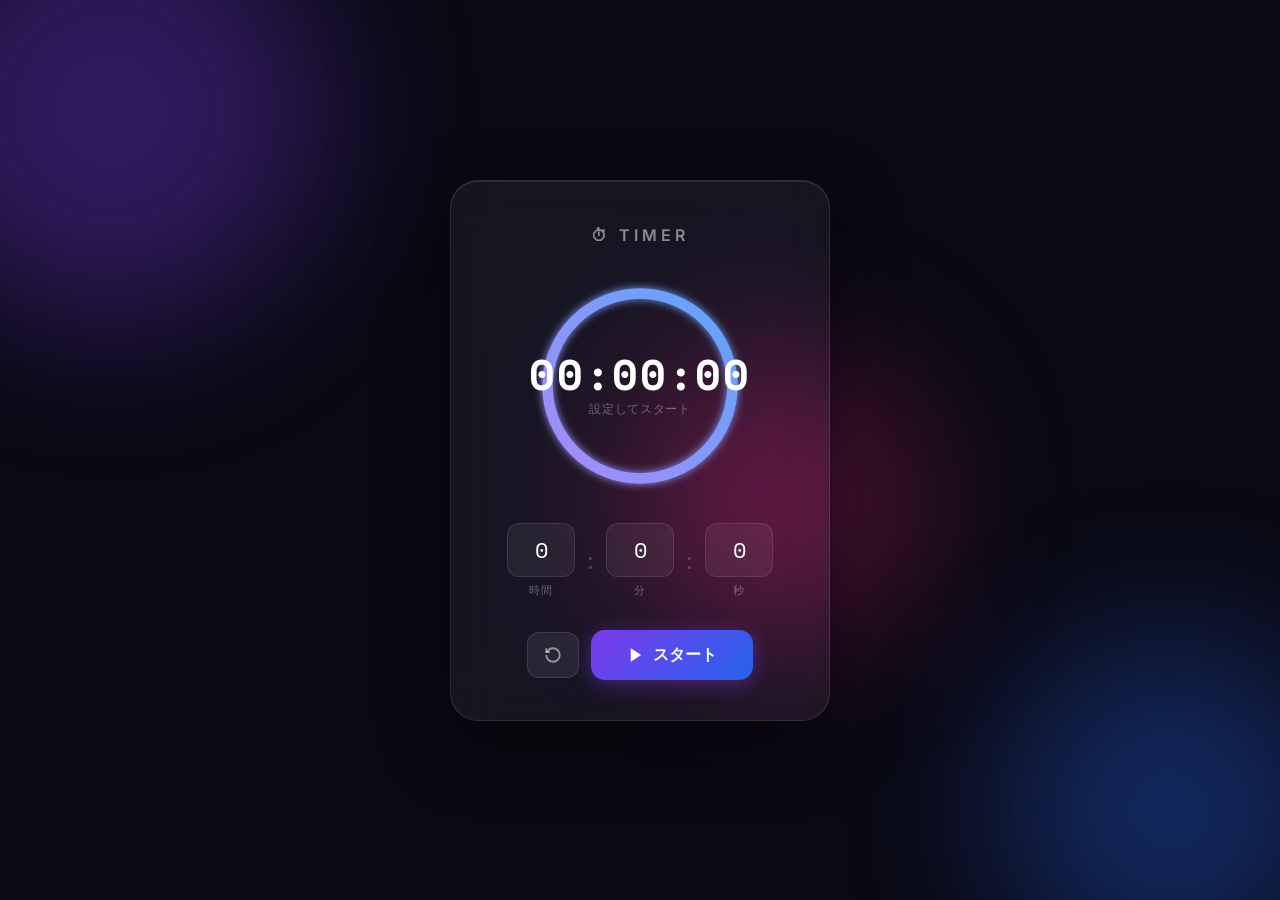
<file: index.html>
<!DOCTYPE html>
<html lang="ja">
<head>
  <meta charset="UTF-8">
  <meta name="viewport" content="width=device-width, initial-scale=1.0">
  <title>Simple Timer</title>
  <link rel="preconnect" href="https://fonts.googleapis.com">
  <link rel="preconnect" href="https://fonts.gstatic.com" crossorigin>
  <link href="https://fonts.googleapis.com/css2?family=Inter:wght@300;400;600;700&family=Space+Mono:wght@400;700&display=swap" rel="stylesheet">
  <link rel="stylesheet" href="style.css">
</head>
<body>
  <div class="bg-orbs">
    <div class="orb orb1"></div>
    <div class="orb orb2"></div>
    <div class="orb orb3"></div>
  </div>

  <div class="container glass">
    <h1><span class="icon">⏱</span> Timer</h1>

    <div class="ring-wrap">
      <svg class="ring-svg" viewBox="0 0 200 200">
        <defs>
          <linearGradient id="ringGrad" x1="0%" y1="0%" x2="100%" y2="100%">
            <stop offset="0%" stop-color="#a78bfa"/>
            <stop offset="100%" stop-color="#60a5fa"/>
          </linearGradient>
          <filter id="glow">
            <feGaussianBlur stdDeviation="4" result="blur"/>
            <feMerge><feMergeNode in="blur"/><feMergeNode in="SourceGraphic"/></feMerge>
          </filter>
        </defs>
        <circle class="ring-bg" cx="100" cy="100" r="88"/>
        <circle class="ring-fg" id="ring" cx="100" cy="100" r="88" filter="url(#glow)"/>
      </svg>
      <div class="ring-inner">
        <div class="display" id="display">00:00:00</div>
        <div class="display-label" id="display-label">設定してスタート</div>
      </div>
    </div>

    <div class="input-row">
      <div class="time-input">
        <input type="number" id="hours" min="0" max="99" value="0">
        <label>時間</label>
      </div>
      <div class="colon">:</div>
      <div class="time-input">
        <input type="number" id="minutes" min="0" max="59" value="0">
        <label>分</label>
      </div>
      <div class="colon">:</div>
      <div class="time-input">
        <input type="number" id="seconds" min="0" max="59" value="0">
        <label>秒</label>
      </div>
    </div>

    <div class="buttons">
      <button class="btn btn-reset" id="resetBtn" title="リセット">
        <svg viewBox="0 0 24 24" fill="none" stroke="currentColor" stroke-width="2.5"><path d="M3 12a9 9 0 1 0 9-9 9.75 9.75 0 0 0-6.74 2.74L3 8"/><path d="M3 3v5h5"/></svg>
      </button>
      <button class="btn btn-primary" id="startBtn">
        <svg viewBox="0 0 24 24" fill="currentColor"><polygon points="5,3 19,12 5,21"/></svg>
        <span>スタート</span>
      </button>
      <button class="btn btn-pause hidden" id="pauseBtn">
        <svg viewBox="0 0 24 24" fill="currentColor"><rect x="6" y="4" width="4" height="16"/><rect x="14" y="4" width="4" height="16"/></svg>
        <span>一時停止</span>
      </button>
    </div>
  </div>

  <div id="done-overlay" class="overlay hidden">
    <canvas id="confetti-canvas"></canvas>
    <div class="overlay-box glass">
      <div class="done-pulse"></div>
      <div class="done-icon">✓</div>
      <p class="done-title">完了！</p>
      <p class="done-sub">タイマーが終了しました</p>
      <button class="btn btn-primary" id="closeBtn"><span>閉じる</span></button>
    </div>
  </div>

  <script src="app.js"></script>
</body>
</html>
</file>
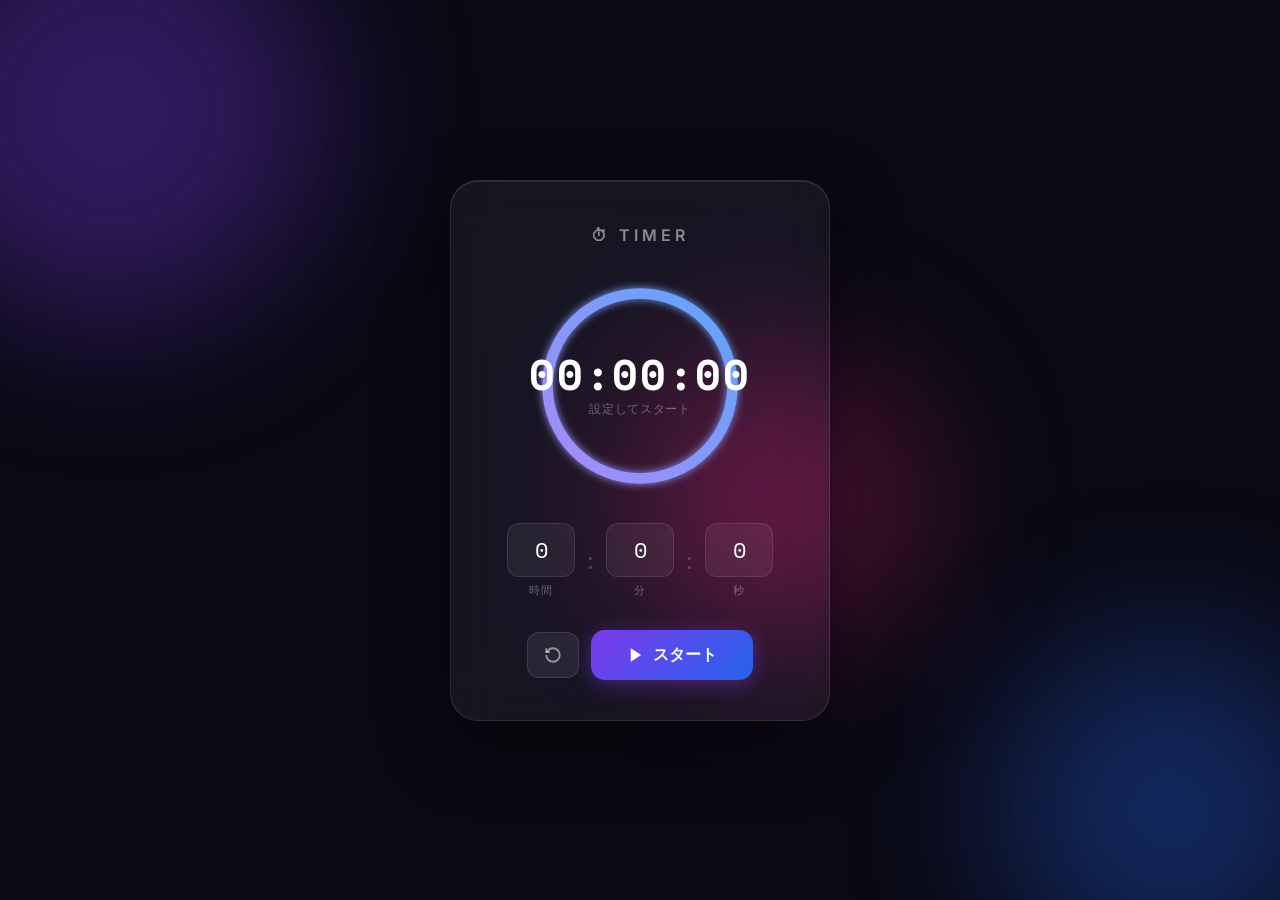
<file: simple-timer-site/index.html>
<!DOCTYPE html>
<html lang="ja">
<head>
  <meta charset="UTF-8">
  <meta name="viewport" content="width=device-width, initial-scale=1.0">
  <title>Simple Timer</title>
  <link rel="preconnect" href="https://fonts.googleapis.com">
  <link rel="preconnect" href="https://fonts.gstatic.com" crossorigin>
  <link href="https://fonts.googleapis.com/css2?family=Inter:wght@300;400;600;700&family=Space+Mono:wght@400;700&display=swap" rel="stylesheet">
  <link rel="stylesheet" href="style.css">
</head>
<body>
  <div class="bg-orbs">
    <div class="orb orb1"></div>
    <div class="orb orb2"></div>
    <div class="orb orb3"></div>
  </div>

  <div class="container glass">
    <h1><span class="icon">⏱</span> Timer</h1>

    <div class="ring-wrap">
      <svg class="ring-svg" viewBox="0 0 200 200">
        <defs>
          <linearGradient id="ringGrad" x1="0%" y1="0%" x2="100%" y2="100%">
            <stop offset="0%" stop-color="#a78bfa"/>
            <stop offset="100%" stop-color="#60a5fa"/>
          </linearGradient>
          <filter id="glow">
            <feGaussianBlur stdDeviation="4" result="blur"/>
            <feMerge><feMergeNode in="blur"/><feMergeNode in="SourceGraphic"/></feMerge>
          </filter>
        </defs>
        <circle class="ring-bg" cx="100" cy="100" r="88"/>
        <circle class="ring-fg" id="ring" cx="100" cy="100" r="88" filter="url(#glow)"/>
      </svg>
      <div class="ring-inner">
        <div class="display" id="display">00:00:00</div>
        <div class="display-label" id="display-label">設定してスタート</div>
      </div>
    </div>

    <div class="input-row">
      <div class="time-input">
        <input type="number" id="hours" min="0" max="99" value="0">
        <label>時間</label>
      </div>
      <div class="colon">:</div>
      <div class="time-input">
        <input type="number" id="minutes" min="0" max="59" value="0">
        <label>分</label>
      </div>
      <div class="colon">:</div>
      <div class="time-input">
        <input type="number" id="seconds" min="0" max="59" value="0">
        <label>秒</label>
      </div>
    </div>

    <div class="buttons">
      <button class="btn btn-reset" id="resetBtn" title="リセット">
        <svg viewBox="0 0 24 24" fill="none" stroke="currentColor" stroke-width="2.5"><path d="M3 12a9 9 0 1 0 9-9 9.75 9.75 0 0 0-6.74 2.74L3 8"/><path d="M3 3v5h5"/></svg>
      </button>
      <button class="btn btn-primary" id="startBtn">
        <svg class="icon-play" viewBox="0 0 24 24" fill="currentColor"><polygon points="5,3 19,12 5,21"/></svg>
        <span>スタート</span>
      </button>
      <button class="btn btn-pause hidden" id="pauseBtn">
        <svg viewBox="0 0 24 24" fill="currentColor"><rect x="6" y="4" width="4" height="16"/><rect x="14" y="4" width="4" height="16"/></svg>
        <span>一時停止</span>
      </button>
    </div>
  </div>

  <div id="done-overlay" class="overlay hidden">
    <canvas id="confetti-canvas"></canvas>
    <div class="overlay-box glass">
      <div class="done-pulse"></div>
      <div class="done-icon">✓</div>
      <p class="done-title">完了！</p>
      <p class="done-sub">タイマーが終了しました</p>
      <button class="btn btn-primary" id="closeBtn"><span>閉じる</span></button>
    </div>
  </div>

  <script src="app.js"></script>
</body>
</html>
</file>
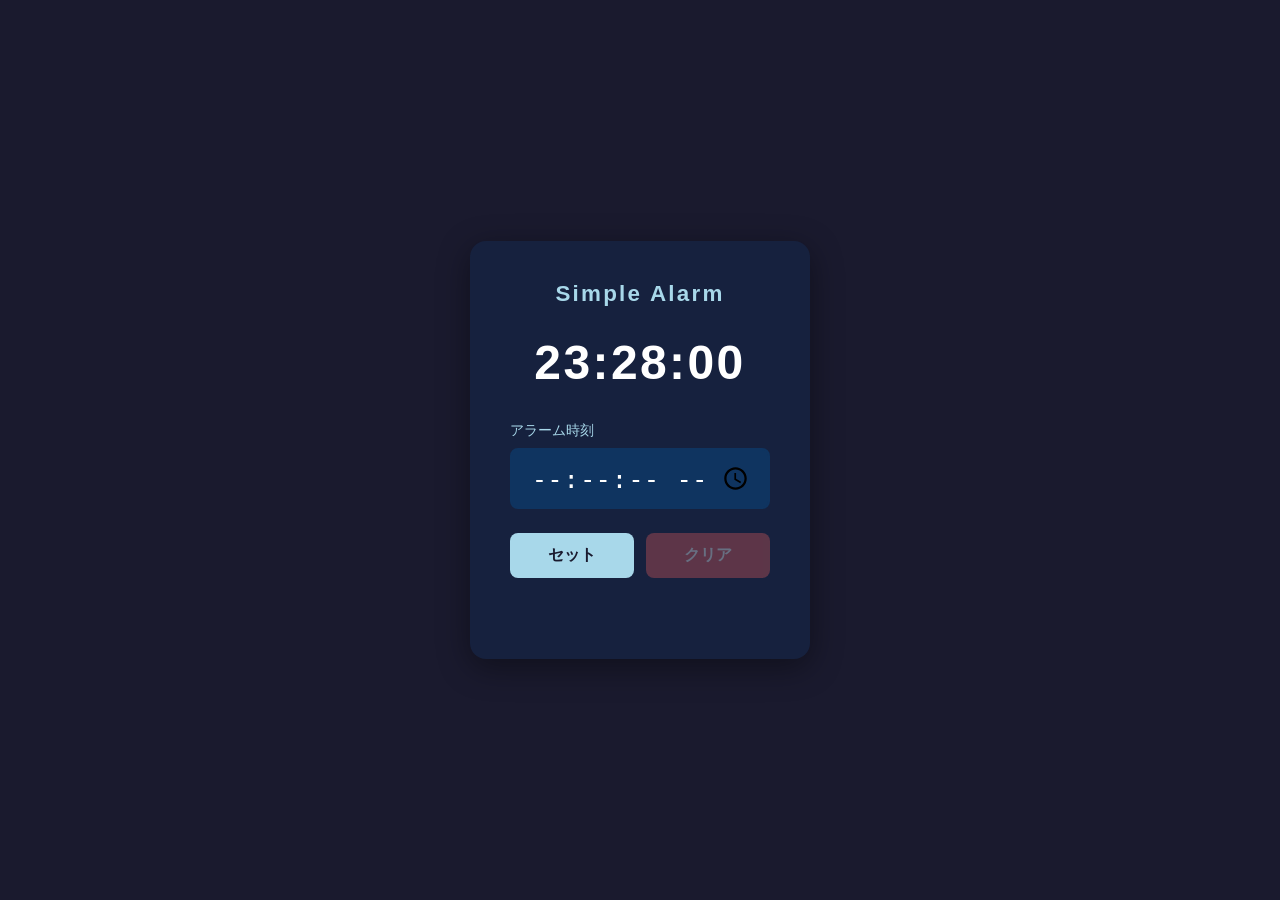
<file: simple-timer/index.html>
<!DOCTYPE html>
<html lang="ja">
<head>
  <meta charset="UTF-8">
  <meta name="viewport" content="width=device-width, initial-scale=1.0">
  <title>Simple Alarm</title>
  <link rel="stylesheet" href="style.css">
</head>
<body>
  <div class="container">
    <h1>Simple Alarm</h1>

    <div class="clock">
      <span id="current-time">00:00:00</span>
    </div>

    <div class="alarm-section">
      <label for="alarm-time">アラーム時刻</label>
      <input type="time" id="alarm-time" step="1">
    </div>

    <div class="buttons">
      <button id="set-btn" class="btn btn-primary">セット</button>
      <button id="clear-btn" class="btn btn-danger" disabled>クリア</button>
    </div>

    <div id="status" class="status"></div>

    <div id="alert-modal" class="modal hidden">
      <div class="modal-content">
        <p>アラーム時刻です！</p>
        <button id="stop-btn" class="btn btn-danger">止める</button>
      </div>
    </div>
  </div>

  <script src="app.js"></script>
</body>
</html>
</file>
<file: style.css>
*, *::before, *::after { box-sizing: border-box; margin: 0; padding: 0; }

body {
  font-family: 'Inter', system-ui, sans-serif;
  background: #0a0a14;
  color: #e2e2f0;
  min-height: 100vh;
  display: flex;
  align-items: center;
  justify-content: center;
  overflow: hidden;
}

.bg-orbs { position: fixed; inset: 0; pointer-events: none; z-index: 0; }

.orb {
  position: absolute;
  border-radius: 50%;
  filter: blur(80px);
  opacity: 0.35;
  animation: drift 12s ease-in-out infinite alternate;
}

.orb1 { width: 420px; height: 420px; background: #7c3aed; top: -100px; left: -100px; animation-delay: 0s; }
.orb2 { width: 340px; height: 340px; background: #2563eb; bottom: -80px; right: -60px; animation-delay: -4s; }
.orb3 { width: 280px; height: 280px; background: #db2777; top: 40%; left: 50%; animation-delay: -8s; }

@keyframes drift {
  from { transform: translate(0, 0) scale(1); }
  to   { transform: translate(30px, 20px) scale(1.08); }
}

.glass {
  background: rgba(255,255,255,0.05);
  backdrop-filter: blur(24px) saturate(1.4);
  -webkit-backdrop-filter: blur(24px) saturate(1.4);
  border: 1px solid rgba(255,255,255,0.1);
  border-radius: 28px;
  box-shadow: 0 24px 64px rgba(0,0,0,0.5), inset 0 1px 0 rgba(255,255,255,0.1);
}

.container {
  position: relative;
  z-index: 1;
  padding: 44px 40px 40px;
  width: 380px;
  text-align: center;
}

h1 {
  font-size: 1rem;
  font-weight: 600;
  letter-spacing: 0.25em;
  text-transform: uppercase;
  color: rgba(255,255,255,0.5);
  margin-bottom: 36px;
}

.ring-wrap {
  position: relative;
  width: 210px;
  height: 210px;
  margin: 0 auto 32px;
}

.ring-svg { width: 100%; height: 100%; transform: rotate(-90deg); }
.ring-bg { fill: none; stroke: rgba(255,255,255,0.07); stroke-width: 10; }
.ring-fg {
  fill: none;
  stroke: url(#ringGrad);
  stroke-width: 10;
  stroke-linecap: round;
  stroke-dasharray: 553;
  stroke-dashoffset: 0;
  transition: stroke-dashoffset 1s linear;
}

.ring-inner {
  position: absolute;
  inset: 0;
  display: flex;
  flex-direction: column;
  align-items: center;
  justify-content: center;
  gap: 6px;
}

.display {
  font-family: 'Space Mono', monospace;
  font-size: 2.6rem;
  font-weight: 700;
  color: #fff;
  letter-spacing: 0.04em;
  line-height: 1;
}

.display-label {
  font-size: 0.72rem;
  color: rgba(255,255,255,0.35);
  letter-spacing: 0.06em;
}

.input-row {
  display: flex;
  align-items: flex-end;
  justify-content: center;
  gap: 8px;
  margin-bottom: 32px;
}

.time-input { display: flex; flex-direction: column; align-items: center; gap: 6px; }

.time-input input {
  width: 68px;
  padding: 10px 6px;
  background: rgba(255,255,255,0.06);
  border: 1.5px solid rgba(255,255,255,0.1);
  border-radius: 12px;
  color: #fff;
  font-family: 'Space Mono', monospace;
  font-size: 1.35rem;
  text-align: center;
  outline: none;
  transition: border-color 0.2s, background 0.2s, box-shadow 0.2s;
  -moz-appearance: textfield;
}

.time-input input::-webkit-inner-spin-button,
.time-input input::-webkit-outer-spin-button { -webkit-appearance: none; }

.time-input input:focus {
  border-color: #a78bfa;
  background: rgba(167,139,250,0.1);
  box-shadow: 0 0 0 3px rgba(167,139,250,0.2);
}

.time-input input:disabled { opacity: 0.3; cursor: not-allowed; }
.time-input label { font-size: 0.7rem; color: rgba(255,255,255,0.35); letter-spacing: 0.05em; }

.colon {
  font-family: 'Space Mono', monospace;
  font-size: 1.5rem;
  color: rgba(255,255,255,0.2);
  padding-bottom: 20px;
}

.buttons { display: flex; align-items: center; justify-content: center; gap: 12px; }

.btn {
  display: inline-flex;
  align-items: center;
  gap: 8px;
  padding: 13px 28px;
  border: none;
  border-radius: 14px;
  font-family: 'Inter', sans-serif;
  font-size: 0.95rem;
  font-weight: 600;
  cursor: pointer;
  transition: transform 0.15s, opacity 0.2s, box-shadow 0.2s;
}

.btn:active { transform: scale(0.95); }
.btn:hover  { opacity: 0.88; }
.btn svg { width: 18px; height: 18px; flex-shrink: 0; }

.btn-primary {
  background: linear-gradient(135deg, #7c3aed, #2563eb);
  color: #fff;
  box-shadow: 0 4px 20px rgba(124,58,237,0.45);
  padding: 14px 36px;
  font-size: 1rem;
}

.btn-primary:hover { box-shadow: 0 6px 28px rgba(124,58,237,0.6); opacity: 1; }

.btn-reset {
  background: rgba(255,255,255,0.08);
  color: rgba(255,255,255,0.5);
  border: 1px solid rgba(255,255,255,0.1);
  padding: 13px 16px;
  border-radius: 12px;
}

.hidden { display: none !important; }

.overlay {
  position: fixed;
  inset: 0;
  display: flex;
  align-items: center;
  justify-content: center;
  z-index: 100;
  background: rgba(0,0,0,0.6);
  backdrop-filter: blur(6px);
}

#confetti-canvas {
  position: absolute;
  inset: 0;
  pointer-events: none;
  width: 100%;
  height: 100%;
}

.overlay-box {
  position: relative;
  padding: 52px 44px;
  text-align: center;
  animation: pop 0.4s cubic-bezier(0.34,1.56,0.64,1);
  z-index: 1;
}

.done-pulse {
  position: absolute;
  inset: -2px;
  border-radius: 30px;
  background: linear-gradient(135deg, #7c3aed, #2563eb, #db2777);
  z-index: -1;
  filter: blur(16px);
  opacity: 0.6;
  animation: gradShift 3s ease infinite;
}

@keyframes gradShift {
  0%,100% { filter: blur(16px) hue-rotate(0deg); }
  50%      { filter: blur(20px) hue-rotate(40deg); }
}

.done-icon {
  width: 72px;
  height: 72px;
  margin: 0 auto 20px;
  border-radius: 50%;
  background: linear-gradient(135deg, #7c3aed, #2563eb);
  display: flex;
  align-items: center;
  justify-content: center;
  font-size: 2rem;
  box-shadow: 0 8px 24px rgba(124,58,237,0.5);
  animation: iconPop 0.5s 0.15s cubic-bezier(0.34,1.56,0.64,1) both;
}

@keyframes iconPop {
  from { transform: scale(0); opacity: 0; }
  to   { transform: scale(1); opacity: 1; }
}

.done-title { font-size: 1.8rem; font-weight: 700; color: #fff; margin-bottom: 8px; }
.done-sub { font-size: 0.9rem; color: rgba(255,255,255,0.45); margin-bottom: 28px; }

@keyframes pop {
  from { transform: scale(0.7); opacity: 0; }
  to   { transform: scale(1);   opacity: 1; }
}
</file>
<file: simple-timer-site/style.css>
*, *::before, *::after { box-sizing: border-box; margin: 0; padding: 0; }

body {
  font-family: 'Inter', system-ui, sans-serif;
  background: #0a0a14;
  color: #e2e2f0;
  min-height: 100vh;
  display: flex;
  align-items: center;
  justify-content: center;
  overflow: hidden;
}

.bg-orbs { position: fixed; inset: 0; pointer-events: none; z-index: 0; }

.orb {
  position: absolute;
  border-radius: 50%;
  filter: blur(80px);
  opacity: 0.35;
  animation: drift 12s ease-in-out infinite alternate;
}

.orb1 { width: 420px; height: 420px; background: #7c3aed; top: -100px; left: -100px; animation-delay: 0s; }
.orb2 { width: 340px; height: 340px; background: #2563eb; bottom: -80px; right: -60px; animation-delay: -4s; }
.orb3 { width: 280px; height: 280px; background: #db2777; top: 40%; left: 50%; animation-delay: -8s; }

@keyframes drift {
  from { transform: translate(0, 0) scale(1); }
  to   { transform: translate(30px, 20px) scale(1.08); }
}

.glass {
  background: rgba(255,255,255,0.05);
  backdrop-filter: blur(24px) saturate(1.4);
  -webkit-backdrop-filter: blur(24px) saturate(1.4);
  border: 1px solid rgba(255,255,255,0.1);
  border-radius: 28px;
  box-shadow: 0 24px 64px rgba(0,0,0,0.5), inset 0 1px 0 rgba(255,255,255,0.1);
}

.container {
  position: relative;
  z-index: 1;
  padding: 44px 40px 40px;
  width: 380px;
  text-align: center;
}

h1 {
  font-size: 1rem;
  font-weight: 600;
  letter-spacing: 0.25em;
  text-transform: uppercase;
  color: rgba(255,255,255,0.5);
  margin-bottom: 36px;
}

.ring-wrap {
  position: relative;
  width: 210px;
  height: 210px;
  margin: 0 auto 32px;
}

.ring-svg { width: 100%; height: 100%; transform: rotate(-90deg); }
.ring-bg { fill: none; stroke: rgba(255,255,255,0.07); stroke-width: 10; }
.ring-fg {
  fill: none;
  stroke: url(#ringGrad);
  stroke-width: 10;
  stroke-linecap: round;
  stroke-dasharray: 553;
  stroke-dashoffset: 0;
  transition: stroke-dashoffset 1s linear;
}

.ring-inner {
  position: absolute;
  inset: 0;
  display: flex;
  flex-direction: column;
  align-items: center;
  justify-content: center;
  gap: 6px;
}

.display {
  font-family: 'Space Mono', monospace;
  font-size: 2.6rem;
  font-weight: 700;
  color: #fff;
  letter-spacing: 0.04em;
  line-height: 1;
}

.display-label {
  font-size: 0.72rem;
  color: rgba(255,255,255,0.35);
  letter-spacing: 0.06em;
}

.input-row {
  display: flex;
  align-items: flex-end;
  justify-content: center;
  gap: 8px;
  margin-bottom: 32px;
}

.time-input { display: flex; flex-direction: column; align-items: center; gap: 6px; }

.time-input input {
  width: 68px;
  padding: 10px 6px;
  background: rgba(255,255,255,0.06);
  border: 1.5px solid rgba(255,255,255,0.1);
  border-radius: 12px;
  color: #fff;
  font-family: 'Space Mono', monospace;
  font-size: 1.35rem;
  text-align: center;
  outline: none;
  transition: border-color 0.2s, background 0.2s, box-shadow 0.2s;
  -moz-appearance: textfield;
}

.time-input input::-webkit-inner-spin-button,
.time-input input::-webkit-outer-spin-button { -webkit-appearance: none; }

.time-input input:focus {
  border-color: #a78bfa;
  background: rgba(167,139,250,0.1);
  box-shadow: 0 0 0 3px rgba(167,139,250,0.2);
}

.time-input input:disabled { opacity: 0.3; cursor: not-allowed; }
.time-input label { font-size: 0.7rem; color: rgba(255,255,255,0.35); letter-spacing: 0.05em; }

.colon {
  font-family: 'Space Mono', monospace;
  font-size: 1.5rem;
  color: rgba(255,255,255,0.2);
  padding-bottom: 20px;
}

.buttons { display: flex; align-items: center; justify-content: center; gap: 12px; }

.btn {
  display: inline-flex;
  align-items: center;
  gap: 8px;
  padding: 13px 28px;
  border: none;
  border-radius: 14px;
  font-family: 'Inter', sans-serif;
  font-size: 0.95rem;
  font-weight: 600;
  cursor: pointer;
  transition: transform 0.15s, opacity 0.2s, box-shadow 0.2s;
}

.btn:active { transform: scale(0.95); }
.btn:hover  { opacity: 0.88; }
.btn svg { width: 18px; height: 18px; flex-shrink: 0; }

.btn-primary {
  background: linear-gradient(135deg, #7c3aed, #2563eb);
  color: #fff;
  box-shadow: 0 4px 20px rgba(124,58,237,0.45);
  padding: 14px 36px;
  font-size: 1rem;
}

.btn-primary:hover { box-shadow: 0 6px 28px rgba(124,58,237,0.6); opacity: 1; }

.btn-reset {
  background: rgba(255,255,255,0.08);
  color: rgba(255,255,255,0.5);
  border: 1px solid rgba(255,255,255,0.1);
  padding: 13px 16px;
  border-radius: 12px;
}

.hidden { display: none !important; }

.overlay {
  position: fixed;
  inset: 0;
  display: flex;
  align-items: center;
  justify-content: center;
  z-index: 100;
  background: rgba(0,0,0,0.6);
  backdrop-filter: blur(6px);
}

#confetti-canvas {
  position: absolute;
  inset: 0;
  pointer-events: none;
  width: 100%;
  height: 100%;
}

.overlay-box {
  position: relative;
  padding: 52px 44px;
  text-align: center;
  animation: pop 0.4s cubic-bezier(0.34,1.56,0.64,1);
  z-index: 1;
}

.done-pulse {
  position: absolute;
  inset: -2px;
  border-radius: 30px;
  background: linear-gradient(135deg, #7c3aed, #2563eb, #db2777);
  z-index: -1;
  filter: blur(16px);
  opacity: 0.6;
  animation: gradShift 3s ease infinite;
}

@keyframes gradShift {
  0%,100% { filter: blur(16px) hue-rotate(0deg); }
  50%      { filter: blur(20px) hue-rotate(40deg); }
}

.done-icon {
  width: 72px;
  height: 72px;
  margin: 0 auto 20px;
  border-radius: 50%;
  background: linear-gradient(135deg, #7c3aed, #2563eb);
  display: flex;
  align-items: center;
  justify-content: center;
  font-size: 2rem;
  box-shadow: 0 8px 24px rgba(124,58,237,0.5);
  animation: iconPop 0.5s 0.15s cubic-bezier(0.34,1.56,0.64,1) both;
}

@keyframes iconPop {
  from { transform: scale(0); opacity: 0; }
  to   { transform: scale(1); opacity: 1; }
}

.done-title { font-size: 1.8rem; font-weight: 700; color: #fff; margin-bottom: 8px; }
.done-sub { font-size: 0.9rem; color: rgba(255,255,255,0.45); margin-bottom: 28px; }

@keyframes pop {
  from { transform: scale(0.7); opacity: 0; }
  to   { transform: scale(1);   opacity: 1; }
}
</file>
<file: simple-timer/style.css>
* {
  box-sizing: border-box;
  margin: 0;
  padding: 0;
}

body {
  font-family: 'Segoe UI', sans-serif;
  background: #1a1a2e;
  color: #eee;
  display: flex;
  align-items: center;
  justify-content: center;
  min-height: 100vh;
}

.container {
  background: #16213e;
  border-radius: 16px;
  padding: 40px;
  width: 340px;
  text-align: center;
  box-shadow: 0 8px 32px rgba(0, 0, 0, 0.4);
}

h1 {
  font-size: 1.4rem;
  letter-spacing: 0.1em;
  color: #a8d8ea;
  margin-bottom: 28px;
}

.clock {
  font-size: 3rem;
  font-weight: 700;
  letter-spacing: 0.05em;
  color: #fff;
  margin-bottom: 32px;
  font-variant-numeric: tabular-nums;
}

.alarm-section {
  display: flex;
  flex-direction: column;
  gap: 8px;
  margin-bottom: 24px;
}

label {
  font-size: 0.85rem;
  color: #a8d8ea;
  text-align: left;
}

input[type="time"] {
  padding: 12px 16px;
  border: 2px solid #0f3460;
  border-radius: 8px;
  background: #0f3460;
  color: #fff;
  font-size: 1.6rem;
  text-align: center;
  width: 100%;
  outline: none;
  transition: border-color 0.2s;
}

input[type="time"]:focus {
  border-color: #a8d8ea;
}

.buttons {
  display: flex;
  gap: 12px;
  margin-bottom: 20px;
}

.btn {
  flex: 1;
  padding: 12px;
  border: none;
  border-radius: 8px;
  font-size: 1rem;
  cursor: pointer;
  font-weight: 600;
  transition: opacity 0.2s, transform 0.1s;
}

.btn:active {
  transform: scale(0.97);
}

.btn:disabled {
  opacity: 0.35;
  cursor: not-allowed;
}

.btn-primary {
  background: #a8d8ea;
  color: #1a1a2e;
}

.btn-primary:hover:not(:disabled) {
  opacity: 0.85;
}

.btn-danger {
  background: #e05c5c;
  color: #fff;
}

.btn-danger:hover:not(:disabled) {
  opacity: 0.85;
}

.status {
  font-size: 0.9rem;
  color: #a8d8ea;
  min-height: 1.4em;
}

/* Modal */
.modal {
  position: fixed;
  inset: 0;
  background: rgba(0, 0, 0, 0.7);
  display: flex;
  align-items: center;
  justify-content: center;
  z-index: 100;
}

.modal.hidden {
  display: none;
}

.modal-content {
  background: #16213e;
  border: 2px solid #e05c5c;
  border-radius: 16px;
  padding: 40px 32px;
  text-align: center;
  animation: pulse-border 1s infinite;
}

.modal-content p {
  font-size: 1.4rem;
  font-weight: 700;
  margin-bottom: 24px;
  color: #fff;
}

@keyframes pulse-border {
  0%, 100% { border-color: #e05c5c; }
  50%       { border-color: #ff9f9f; }
}
</file>
